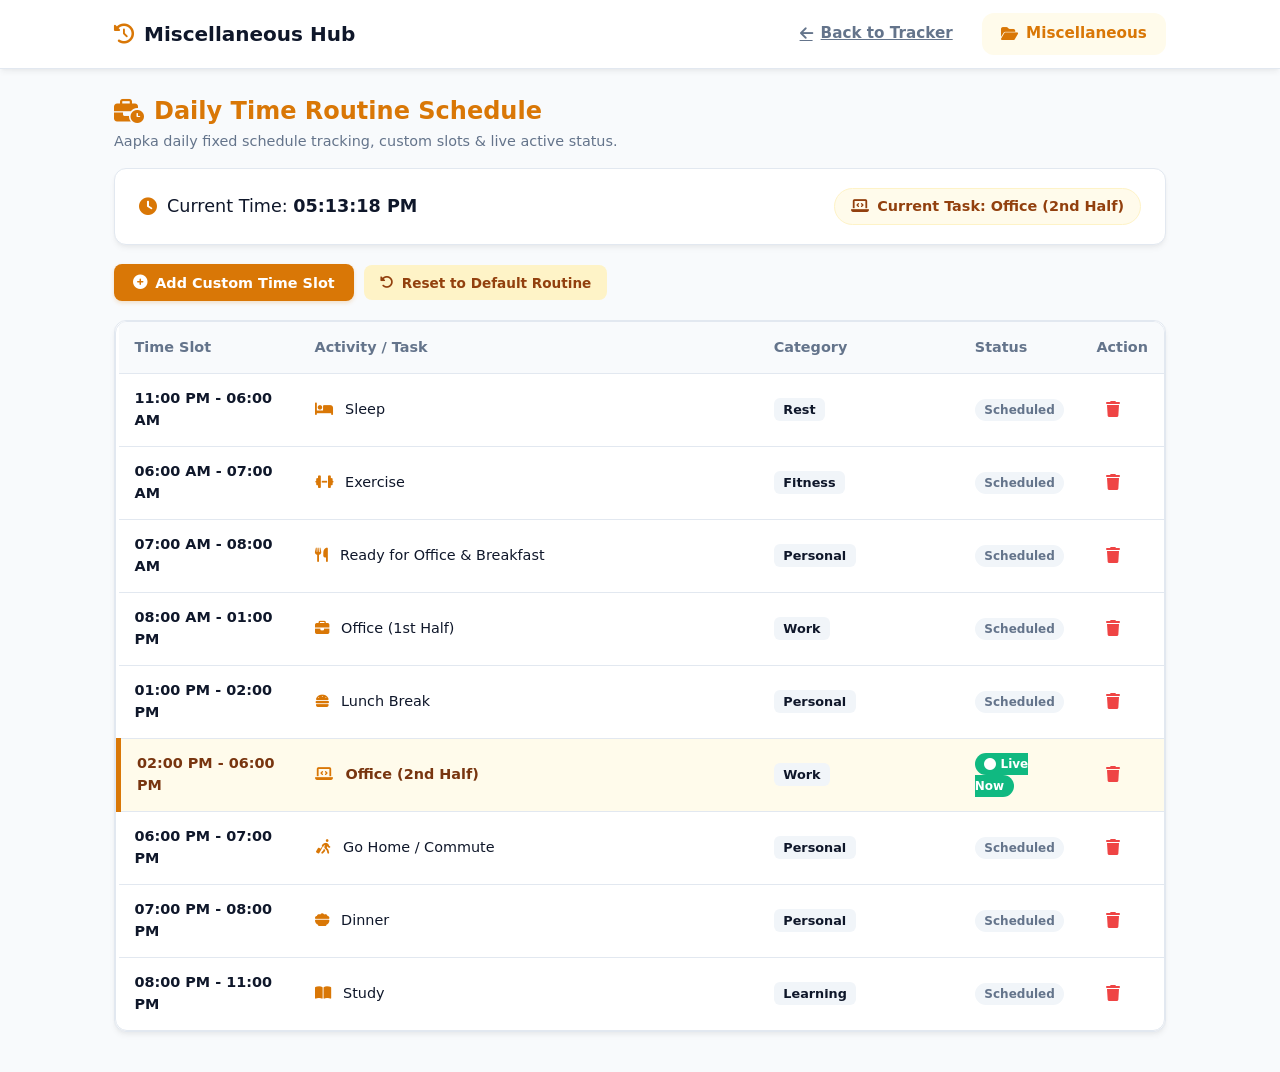
<file: miscellaneous.html>
<!DOCTYPE html>
<html lang="en">
<head>
  <meta charset="UTF-8">
  <meta name="viewport" content="width=device-width, initial-scale=1.0">
  <title>Miscellaneous Hub - Time Routine</title>
  
  <!-- Font Awesome Icons -->
  <link rel="stylesheet" href="https://cdnjs.cloudflare.com/ajax/libs/font-awesome/6.4.0/css/all.min.css">
  
  <link rel="stylesheet" href="style.css">
  <link rel="stylesheet" href="miscellaneous.css">
</head>
<body>

  <!-- Top Navigation Bar -->
  <header class="navbar-header">
    <div class="nav-container">
      <div class="brand">
        <i class="fa-solid fa-clock-rotate-left" style="color: #d97706;"></i>
        <span>Miscellaneous Hub</span>
      </div>

      <button class="menu-toggle" id="menuToggle" aria-label="Toggle Menu">
        <i class="fa-solid fa-bars"></i>
      </button>

      <nav class="nav-menu" id="navMenu">
        <a href="index.html" class="nav-btn" onclick="localStorage.setItem('tracker_active_tab', 'diet')">
          <i class="fa-solid fa-arrow-left"></i>
          <span>Back to Tracker</span>
        </a>
        <a href="miscellaneous.html" class="nav-btn active-misc" style="text-decoration: none;">
          <i class="fa-solid fa-folder-open"></i>
          <span>Miscellaneous</span>
        </a>
      </nav>
    </div>
  </header>

  <main class="app-main">
    <section class="tab-content active">
      <div class="section-header">
        <div>
          <h2 style="color: #d97706;"><i class="fa-solid fa-business-time"></i> Daily Time Routine Schedule</h2>
          <p class="subtitle">Aapka daily fixed schedule tracking, custom slots & live active status.</p>
        </div>
      </div>

      <!-- Live Current Time Banner -->
      <div class="current-time-banner">
        <div class="time-live-indicator">
          <i class="fa-solid fa-clock pulse-icon-amber"></i>
          <span>Current Time: <strong id="liveClock">00:00:00 AM</strong></span>
        </div>
        <div class="active-status-tag-amber" id="currentTaskStatus">
          Status Loading...
        </div>
      </div>

      <!-- Action Quick Bar -->
      <div class="routine-action-bar">
        <button class="btn-amber-trigger" onclick="openMiscModal()">
          <i class="fa-solid fa-plus-circle"></i> Add Custom Time Slot
        </button>
        <button class="btn-routine btn-reset-routine" onclick="resetDefaultRoutine()">
          <i class="fa-solid fa-rotate-left"></i> Reset to Default Routine
        </button>
      </div>

      <!-- Schedule Table Card Container -->
      <div class="misc-content-card">
        <div class="table-container">
          <table class="data-table responsive-misc-table">
            <thead>
              <tr>
                <th style="width: 180px;">Time Slot</th>
                <th>Activity / Task</th>
                <th>Category</th>
                <th style="width: 120px;">Status</th>
                <th style="width: 70px;">Action</th>
              </tr>
            </thead>
            <tbody id="routineTableBody">
              <!-- Dynamic Rows / Mobile Cards -->
            </tbody>
          </table>
        </div>
      </div>
    </section>
  </main>

  <!-- EASY TIME SELECTION MODAL POPUP -->
  <div class="modal-overlay" id="miscModalOverlay">
    <div class="modal-card">
      <div class="modal-header">
        <h3><i class="fa-solid fa-clock"></i> Add New Time Slot</h3>
        <button class="modal-close-btn" onclick="closeMiscModal()"><i class="fa-solid fa-xmark"></i></button>
      </div>
      <form id="miscForm" class="modal-form">
        <div class="form-group">
          <label for="slotTask">Activity / Task Name *</label>
          <input type="text" id="slotTask" placeholder="e.g. Nap Time, Gaming, Evening Walk" required>
        </div>
        
        <div class="form-row-2">
          <div class="form-group">
            <label for="slotStartTime">Start Time *</label>
            <input type="time" id="slotStartTime" required>
          </div>
          <div class="form-group">
            <label for="slotEndTime">End Time *</label>
            <input type="time" id="slotEndTime" required>
          </div>
        </div>

        <div class="form-group">
          <label for="slotCategory">Category</label>
          <select id="slotCategory">
            <option value="Personal">Personal</option>
            <option value="Work">Work</option>
            <option value="Rest">Rest</option>
            <option value="Learning">Learning</option>
            <option value="Fitness">Fitness</option>
            <option value="Leisure">Leisure</option>
          </select>
        </div>

        <div class="modal-footer">
          <button type="button" class="btn-cancel" onclick="closeMiscModal()">Cancel</button>
          <button type="submit" class="btn-add-amber"><i class="fa-solid fa-check"></i> Add Time Slot</button>
        </div>
      </form>
    </div>
  </div>

  <script src="miscellaneous.js"></script>
</body>
</html>
</file>
<file: style.css>
/* RESET & GLOBAL VARIABLE DEFINITIONS */
:root {
  --bg-main: #f8fafc;
  --bg-card: #ffffff;
  --text-dark: #0f172a;
  --text-muted: #64748b;
  --border-color: #e2e8f0;
  --shadow: 0 4px 6px -1px rgba(0, 0, 0, 0.05), 0 2px 4px -1px rgba(0, 0, 0, 0.03);
  --radius: 12px;

  /* Theme Defaults (Diet - Emerald) */
  --diet-primary: #059669;
  --diet-hover: #047857;
  --diet-bg: #ecfdf5;

  /* Theme (Workout - Energetic Crimson Red) */
  --workout-primary: #dc2626;
  --workout-hover: #b91c1c;
  --workout-bg: #fef2f2;

  /* Theme (Study - Deep Indigo/Blue) */
  --study-primary: #4f46e5;
  --study-hover: #4338ca;
  --study-bg: #e0e7ff;
}

* {
  margin: 0;
  padding: 0;
  box-sizing: border-box;
  font-family: 'Segoe UI', system-ui, -apple-system, sans-serif;
}

body {
  background-color: var(--bg-main);
  color: var(--text-dark);
  line-height: 1.5;
  padding-bottom: 40px;
}

.sr-only {
  position: absolute;
  width: 1px;
  height: 1px;
  padding: 0;
  margin: -1px;
  overflow: hidden;
  clip: rect(0,0,0,0);
  border: 0;
}

/* NAVBAR */
.navbar-header {
  background: var(--bg-card);
  border-bottom: 1px solid var(--border-color);
  position: sticky;
  top: 0;
  z-index: 100;
  box-shadow: var(--shadow);
}

.nav-container {
  max-width: 1100px;
  margin: 0 auto;
  display: flex;
  justify-content: space-between;
  align-items: center;
  padding: 0.8rem 1.5rem;
}

.brand {
  font-size: 1.25rem;
  font-weight: 700;
  color: #0f172a;
  display: flex;
  align-items: center;
  gap: 10px;
}

.brand i {
  color: var(--diet-primary);
}

.menu-toggle {
  display: none;
  background: none;
  border: none;
  font-size: 1.5rem;
  color: var(--text-dark);
  cursor: pointer;
}

.nav-menu {
  display: flex;
  gap: 10px;
}

.nav-btn {
  background: transparent;
  border: none;
  padding: 0.6rem 1.2rem;
  font-size: 0.95rem;
  font-weight: 600;
  color: var(--text-muted);
  border-radius: var(--radius);
  cursor: pointer;
  display: flex;
  align-items: center;
  gap: 8px;
  transition: all 0.2s ease;
}

/* NAVBAR TAB COLOR CUSTOMIZATIONS */
.nav-btn[data-tab="diet"]:hover { background: var(--diet-bg); color: var(--diet-primary); }
.nav-btn[data-tab="diet"].active { background: var(--diet-bg); color: var(--diet-primary); }

.nav-btn[data-tab="workout"]:hover { background: var(--workout-bg); color: var(--workout-primary); }
.nav-btn[data-tab="workout"].active { background: var(--workout-bg); color: var(--workout-primary); }

.nav-btn[data-tab="study"]:hover { background: var(--study-bg); color: var(--study-primary); }
.nav-btn[data-tab="study"].active { background: var(--study-bg); color: var(--study-primary); }

/* DATE BAR */
.date-bar-container {
  max-width: 1100px;
  margin: 1.5rem auto 0;
  padding: 0 1.5rem;
}

.date-bar {
  background: var(--bg-card);
  padding: 0.8rem 1.2rem;
  border-radius: var(--radius);
  border: 1px solid var(--border-color);
  display: flex;
  justify-content: space-between;
  align-items: center;
  box-shadow: var(--shadow);
  flex-wrap: wrap;
  gap: 10px;
}

.date-picker-wrap {
  display: flex;
  align-items: center;
  gap: 10px;
  color: #334155;
  font-weight: 600;
}

.date-picker-wrap input[type="date"] {
  border: 1px solid var(--border-color);
  padding: 0.4rem 0.8rem;
  border-radius: 8px;
  font-size: 0.95rem;
  outline: none;
  color: var(--text-dark);
}

.date-quick-actions {
  display: flex;
  gap: 10px;
  align-items: center;
}

.btn-today {
  background: #f1f5f9;
  border: 1px solid var(--border-color);
  padding: 0.4rem 0.9rem;
  border-radius: 8px;
  font-weight: 600;
  cursor: pointer;
  color: var(--text-muted);
  transition: 0.2s;
  display: inline-flex;
  align-items: center;
  gap: 6px;
}

.btn-today:hover {
  background: #334155;
  color: #fff;
}

.btn-tomorrow {
  background: #f1f5f9;
  color: #334155;
  border-color: var(--border-color);
}

.btn-tomorrow:hover {
  background: #0f172a;
  color: #fff;
}

.btn-danger-sm {
  background: #fee2e2;
  color: #dc2626;
  border: 1px solid #fca5a5;
  padding: 0.4rem 0.8rem;
  border-radius: 8px;
  font-weight: 600;
  font-size: 0.85rem;
  cursor: pointer;
  transition: 0.2s;
  display: inline-flex;
  align-items: center;
  gap: 6px;
}

.btn-danger-sm:hover {
  background: #dc2626;
  color: #ffffff;
}

/* MAIN CONTENT CONTAINER */
.app-main {
  max-width: 1100px;
  margin: 1.5rem auto 0;
  padding: 0 1.5rem;
}

.tab-content {
  display: none;
}

.tab-content.active {
  display: block;
}

/* ==================== 1. DIET SECTION THEME (EMERALD GREEN) ==================== */
#section-diet h2 { color: var(--diet-primary); }
#section-diet .btn-pdf { background: var(--diet-primary); }
#section-diet .btn-pdf:hover { background: var(--diet-hover); }
#section-diet .btn-primary-trigger { background: var(--diet-primary); box-shadow: 0 2px 4px rgba(5, 150, 105, 0.2); }
#section-diet .btn-primary-trigger:hover { background: var(--diet-hover); }

/* ==================== 2. WORKOUT SECTION THEME (POWER RED) ==================== */
#section-workout h2 { color: var(--workout-primary); }
#section-workout .btn-pdf { background: var(--workout-primary); }
#section-workout .btn-pdf:hover { background: var(--workout-hover); }
#section-workout .btn-primary-trigger { background: var(--workout-primary); box-shadow: 0 2px 4px rgba(220, 38, 38, 0.2); }
#section-workout .btn-primary-trigger:hover { background: var(--workout-hover); }

/* ==================== 3. STUDY SECTION THEME (ROYAL INDIGO) ==================== */
#section-study h2 { color: var(--study-primary); }
#section-study .btn-pdf { background: var(--study-primary); }
#section-study .btn-pdf:hover { background: var(--study-hover); }
#section-study .btn-primary-trigger { background: var(--study-primary); box-shadow: 0 2px 4px rgba(79, 70, 229, 0.2); }
#section-study .btn-primary-trigger:hover { background: var(--study-hover); }

/* SECTION HEADERS */
.section-header {
  display: flex;
  justify-content: space-between;
  align-items: flex-start;
  margin-bottom: 1rem;
  flex-wrap: wrap;
  gap: 15px;
}

.section-header h2 {
  font-size: 1.5rem;
  display: flex;
  align-items: center;
  gap: 10px;
}

.subtitle {
  color: var(--text-muted);
  font-size: 0.9rem;
  margin-top: 2px;
}

.btn-pdf {
  color: #fff;
  border: none;
  padding: 0.6rem 1.2rem;
  border-radius: var(--radius);
  font-weight: 600;
  cursor: pointer;
  display: flex;
  align-items: center;
  gap: 8px;
  transition: 0.2s;
}

/* ROUTINE ACTION BAR BUTTONS */
.routine-action-bar {
  display: flex;
  gap: 10px;
  margin-bottom: 1.2rem;
  flex-wrap: wrap;
  align-items: center;
}

.btn-primary-trigger {
  color: #ffffff;
  border: none;
  padding: 0.65rem 1.2rem;
  border-radius: 8px;
  font-size: 0.9rem;
  font-weight: 600;
  cursor: pointer;
  display: inline-flex;
  align-items: center;
  gap: 8px;
  transition: all 0.2s ease;
}

.btn-routine {
  border: none;
  padding: 0.6rem 1rem;
  border-radius: 8px;
  font-size: 0.85rem;
  font-weight: 600;
  cursor: pointer;
  display: flex;
  align-items: center;
  gap: 8px;
  transition: all 0.2s ease;
}

.btn-load-routine { background: #d1fae5; color: #065f46; }
.btn-load-routine:hover { background: #a7f3d0; }

.btn-save-routine { background: #f1f5f9; color: #334155; }
.btn-save-routine:hover { background: #e2e8f0; }

.btn-reset-routine { background: #fef3c7; color: #92400e; }
.btn-reset-routine:hover { background: #fde68a; }

.btn-clear-day { background: #fee2e2; color: #991b1b; }
.btn-clear-day:hover { background: #fca5a5; }

/* SUMMARY CARDS */
.summary-grid {
  display: grid;
  grid-template-columns: repeat(auto-fit, minmax(220px, 1fr));
  gap: 1rem;
  margin-bottom: 1.5rem;
}

.summary-card {
  background: var(--bg-card);
  padding: 1.2rem;
  border-radius: var(--radius);
  border: 1px solid var(--border-color);
  display: flex;
  align-items: center;
  gap: 1rem;
  box-shadow: var(--shadow);
}

.card-icon {
  width: 48px;
  height: 48px;
  border-radius: 10px;
  display: flex;
  align-items: center;
  justify-content: center;
  font-size: 1.3rem;
}

.cal-color { background: #fee2e2; color: #ef4444; }
.prot-color { background: #e0e7ff; color: #4f46e5; }
.item-color { background: #d1fae5; color: #10b981; }

.card-title {
  font-size: 0.8rem;
  color: var(--text-muted);
  font-weight: 600;
  text-transform: uppercase;
}

.card-info h3 {
  font-size: 1.3rem;
  color: var(--text-dark);
}

/* FORM CARD & MODAL STYLES */
.modal-overlay {
  position: fixed;
  top: 0;
  left: 0;
  right: 0;
  bottom: 0;
  background: rgba(15, 23, 42, 0.45);
  backdrop-filter: blur(4px);
  z-index: 1000;
  display: none;
  align-items: center;
  justify-content: center;
  padding: 1rem;
}

.modal-overlay.active {
  display: flex;
}

.modal-card {
  background: var(--bg-card);
  width: 100%;
  max-width: 480px;
  border-radius: 16px;
  box-shadow: 0 20px 25px -5px rgba(0, 0, 0, 0.1), 0 10px 10px -5px rgba(0, 0, 0, 0.04);
  overflow: hidden;
  animation: modalSlide 0.25s cubic-bezier(0.16, 1, 0.3, 1);
}

@keyframes modalSlide {
  from { opacity: 0; transform: translateY(20px) scale(0.96); }
  to { opacity: 1; transform: translateY(0) scale(1); }
}

.modal-header {
  padding: 1.2rem 1.5rem;
  border-bottom: 1px solid var(--border-color);
  display: flex;
  justify-content: space-between;
  align-items: center;
  background: #f8fafc;
}

.modal-header h3 {
  font-size: 1.1rem;
  color: var(--text-dark);
  display: flex;
  align-items: center;
  gap: 10px;
}

.modal-close-btn {
  background: none;
  border: none;
  font-size: 1.2rem;
  color: var(--text-muted);
  cursor: pointer;
  padding: 4px 8px;
  border-radius: 6px;
}

.modal-close-btn:hover { background: #e2e8f0; }

.modal-form {
  padding: 1.5rem;
  display: flex;
  flex-direction: column;
  gap: 1rem;
}

.form-row-2 {
  display: grid;
  grid-template-columns: 1fr 1fr;
  gap: 1rem;
}

.form-group {
  display: flex;
  flex-direction: column;
  gap: 6px;
}

.form-group label {
  font-size: 0.85rem;
  font-weight: 600;
  color: var(--text-muted);
}

.form-group input, .form-group select {
  padding: 0.65rem 0.85rem;
  border: 1px solid var(--border-color);
  border-radius: 8px;
  outline: none;
  font-size: 0.95rem;
}

/* Modal theme focus colors */
#dietModalOverlay .form-group input:focus, #dietModalOverlay .form-group select:focus { border-color: var(--diet-primary); }
#workoutModalOverlay .form-group input:focus, #workoutModalOverlay .form-group select:focus { border-color: var(--workout-primary); }
#studyModalOverlay .form-group input:focus, #studyModalOverlay .form-group select:focus { border-color: var(--study-primary); }

.modal-footer {
  display: flex;
  justify-content: flex-end;
  gap: 10px;
  margin-top: 0.5rem;
}

.btn-cancel {
  background: #f1f5f9;
  color: var(--text-muted);
  border: none;
  padding: 0.65rem 1.2rem;
  border-radius: 8px;
  font-weight: 600;
  cursor: pointer;
}

.btn-add {
  color: #fff;
  border: none;
  padding: 0.65rem 1.4rem;
  border-radius: 8px;
  font-weight: 600;
  cursor: pointer;
  display: flex;
  align-items: center;
  gap: 8px;
}

#dietModalOverlay .btn-add { background: var(--diet-primary); }
#workoutModalOverlay .btn-add { background: var(--workout-primary); }
#studyModalOverlay .btn-add { background: var(--study-primary); }

/* TABLES & RESPONSIVE DATA CARDS */
.diet-items-wrapper, .workout-items-wrapper, .study-items-wrapper, .table-container {
  background: var(--bg-card);
  border-radius: var(--radius);
  border: 1px solid var(--border-color);
  box-shadow: var(--shadow);
  overflow: hidden;
}

.data-table {
  width: 100%;
  border-collapse: collapse;
  text-align: left;
}

.data-table th, .data-table td {
  padding: 0.9rem 1rem;
  border-bottom: 1px solid var(--border-color);
  font-size: 0.9rem;
}

.data-table th {
  background: #f8fafc;
  color: var(--text-muted);
  font-weight: 600;
}

.data-table tbody tr:last-child td {
  border-bottom: none;
}

.completed-row {
  background-color: #f0fdf4;
}

.completed-row td {
  text-decoration: line-through;
  color: #94a3b8;
}

.completed-row .badge, .completed-row .btn-del, .completed-row input[type="checkbox"] {
  text-decoration: none !important;
}

.btn-del {
  background: transparent;
  color: #ef4444;
  border: none;
  cursor: pointer;
  font-size: 1rem;
  padding: 0.3rem 0.6rem;
  border-radius: 6px;
  transition: 0.2s;
}

.btn-del:hover { background: #fee2e2; }

.badge {
  padding: 0.2rem 0.6rem;
  border-radius: 20px;
  font-size: 0.75rem;
  font-weight: 600;
  display: inline-block;
}

.bg-p-high { background: #fee2e2; color: #ef4444; }
.bg-p-med { background: #fef3c7; color: #d97706; }
.bg-p-low { background: #e0e7ff; color: #4f46e5; }

.badge-tag {
  background: #f1f5f9;
  color: var(--text-dark);
  font-weight: 600;
  padding: 0.25rem 0.6rem;
  border-radius: 6px;
  font-size: 0.8rem;
}

.empty-msg {
  text-align: center;
  color: var(--text-muted);
  padding: 2.5rem !important;
  font-size: 0.95rem;
}

/* MOBILE RESPONSIVE CARD TRANSFORMATION */
@media (max-width: 768px) {
  .menu-toggle { display: block; }

  .nav-menu {
    display: none;
    position: absolute;
    top: 100%;
    left: 0;
    right: 0;
    background: var(--bg-card);
    flex-direction: column;
    padding: 1rem;
    border-bottom: 1px solid var(--border-color);
    box-shadow: 0 10px 15px -3px rgba(0, 0, 0, 0.1);
  }

  .nav-menu.show { display: flex; }

  .date-bar {
    flex-direction: column;
    gap: 10px;
    align-items: stretch;
  }

  .date-picker-wrap { justify-content: space-between; }
  .date-quick-actions { width: 100%; flex-wrap: wrap; }
  .btn-today, .btn-danger-sm { flex: 1; justify-content: center; font-size: 10px; }
  .btn-tomorrow{font-size: 9px;}

   .routine-action-bar {
    display: grid;
    grid-template-columns: repeat(2, 1fr);
    gap: 10px;
  }

  .btn-primary-trigger,
  .btn-routine {
    width: 100%;
    justify-content: center;
    font-size: 10px;
  }
  /* Table to Cards Conversion on Mobile */
  .responsive-diet-table thead, .responsive-workout-table thead, .responsive-study-table thead {
    display: none;
  }

  .responsive-diet-table, .responsive-diet-table tbody, .responsive-diet-table tr, .responsive-diet-table td,
  .responsive-workout-table, .responsive-workout-table tbody, .responsive-workout-table tr, .responsive-workout-table td,
  .responsive-study-table, .responsive-study-table tbody, .responsive-study-table tr, .responsive-study-table td {
    display: block;
    width: 100%;
  }

  .responsive-diet-table tr, .responsive-workout-table tr, .responsive-study-table tr {
    margin-bottom: 0.8rem;
    border: 1px solid var(--border-color);
    border-radius: 12px;
    background: #ffffff;
    padding: 0.9rem;
    box-shadow: 0 2px 4px rgba(0,0,0,0.02);
  }

  /* Distinct Accent Left Borders for Mobile Cards */
  .responsive-diet-table tr { border-left: 4px solid var(--diet-primary); }
  .responsive-workout-table tr { border-left: 4px solid var(--workout-primary); }
  .responsive-study-table tr { border-left: 4px solid var(--study-primary); }

  .responsive-diet-table tr.completed-row, .responsive-workout-table tr.completed-row, .responsive-study-table tr.completed-row {
    background: #f0fdf4;
    border-color: #bbf7d0;
  }

  .responsive-diet-table td, .responsive-workout-table td, .responsive-study-table td {
    border: none;
    padding: 0.35rem 0;
    display: flex;
    justify-content: space-between;
    align-items: center;
  }

  .responsive-diet-table td:first-child, .responsive-workout-table td:first-child, .responsive-study-table td:first-child {
    border-bottom: 1px solid #f1f5f9;
    padding-bottom: 0.6rem;
    margin-bottom: 0.4rem;
  }

  .mobile-card-header {
    display: flex;
    align-items: center;
    gap: 10px;
    font-weight: 700;
    font-size: .75rem;
  }

  .mobile-card-checkbox {
    width: 15px;
    height: 15px;
    cursor: pointer;
  }
  .badge-tag{
    font-size: .75rem;
  }

  .mobile-card-macros {
    display: flex;
    gap: 12px;
    background: #f8fafc;
    padding: 0.4rem 0.8rem;
    border-radius: 8px;
    width: 100%;
    margin-top: 4px;
    justify-content: space-around;
  }
 
.btn-del{
  font-size: 12px;
}
  .summary-card{
    padding: 10px;
  }
  .summary-card .card-title{
    font-size: 12px;
  }
  .summary-card h3{
    font-size: 15px;
  }
  
}
</file>
<file: miscellaneous.css>
/* Miscellaneous Specific Theme Variables (Warm Amber / Dark Gold) */
:root {
  --amber-primary: #d97706;
  --amber-hover: #b45309;
  --amber-bg: #fffbeb;
  --amber-border: #fef3c7;
}

/* Nav Active Styling for Miscellaneous */
.nav-btn.active-misc {
  background: var(--amber-bg) !important;
  color: var(--amber-primary) !important;
}

/* Live Banner Styling */
.current-time-banner {
  background: #ffffff;
  border: 1px solid var(--border-color, #e2e8f0);
  border-radius: var(--radius, 12px);
  padding: 1.2rem 1.5rem;
  margin-bottom: 1.2rem;
  display: flex;
  justify-content: space-between;
  align-items: center;
  box-shadow: var(--shadow, 0 4px 6px -1px rgba(0,0,0,0.05));
  flex-wrap: wrap;
  gap: 12px;
}

.time-live-indicator {
  display: flex;
  align-items: center;
  gap: 10px;
  font-size: 1.1rem;
  color: var(--text-dark, #0f172a);
}

.pulse-icon-amber {
  color: var(--amber-primary);
  animation: pulseAmber 1.5s infinite;
}

@keyframes pulseAmber {
  0% { transform: scale(1); opacity: 1; }
  50% { transform: scale(1.15); opacity: 0.7; }
  100% { transform: scale(1); opacity: 1; }
}

.active-status-tag-amber {
  background: var(--amber-bg);
  color: #92400e;
  border: 1px solid var(--amber-border);
  padding: 0.4rem 1rem;
  border-radius: 20px;
  font-size: 0.9rem;
  font-weight: 700;
  display: flex;
  align-items: center;
  gap: 8px;
}

/* Action Buttons */
.btn-amber-trigger {
  background: var(--amber-primary);
  color: #ffffff;
  border: none;
  padding: 0.65rem 1.2rem;
  border-radius: 8px;
  font-size: 0.9rem;
  font-weight: 600;
  cursor: pointer;
  display: inline-flex;
  align-items: center;
  gap: 8px;
  box-shadow: 0 2px 4px rgba(217, 119, 6, 0.2);
  transition: all 0.2s ease;
}

.btn-amber-trigger:hover {
  background: var(--amber-hover);
}

.btn-add-amber {
  background: var(--amber-primary);
  color: #fff;
  border: none;
  padding: 0.65rem 1.4rem;
  border-radius: 8px;
  font-weight: 600;
  cursor: pointer;
  display: flex;
  align-items: center;
  gap: 8px;
}

.btn-add-amber:hover {
  background: var(--amber-hover);
}

.misc-content-card {
  background: var(--bg-card, #ffffff);
  border-radius: var(--radius, 12px);
  border: 1px solid var(--border-color, #e2e8f0);
  box-shadow: var(--shadow, 0 4px 6px -1px rgba(0, 0, 0, 0.05));
  overflow: hidden;
}

/* Active Row Highlighting */
tr.active-routine-row {
  background-color: #fffbeb !important;
  border-left: 5px solid var(--amber-primary);
}

tr.active-routine-row td {
  font-weight: 600;
  color: #78350f;
}

.badge-live {
  background: #10b981;
  color: #ffffff;
  padding: 0.25rem 0.6rem;
  border-radius: 12px;
  font-size: 0.75rem;
  font-weight: 700;
}

.badge-upcoming {
  background: #f1f5f9;
  color: #64748b;
  padding: 0.25rem 0.6rem;
  border-radius: 12px;
  font-size: 0.75rem;
  font-weight: 600;
}

/* ==========================================================
   MOBILE RESPONSIVE NAVBAR & CARD LAYOUT ADJUSTMENTS
   ========================================================== */
@media (max-width: 768px) {
  .menu-toggle {
    display: block;
    cursor: pointer;
    background: none;
    border: none;
    font-size: 1.4rem;
    color: var(--text-dark, #0f172a);
  }

  .nav-menu {
    display: none;
    position: absolute;
    top: 100%;
    left: 0;
    right: 0;
    background: var(--bg-card, #ffffff);
    flex-direction: column;
    padding: 0.8rem 1rem;
    border-bottom: 1px solid var(--border-color, #e2e8f0);
    box-shadow: 0 10px 15px -3px rgba(0, 0, 0, 0.1);
    gap: 8px;
    z-index: 1000;
  }

  .nav-menu.show {
    display: flex;
  }

  .nav-btn {
    width: 100%;
    justify-content: flex-start;
    padding: 0.75rem 1rem;
    border-radius: 8px;
    font-size: 0.95rem;
  }

  .current-time-banner {
    flex-direction: column;
    align-items: flex-start;
  }
  .current-time-banner i,span{
    font-size: 13px;
  }
  .active-status-tag-amber{
    font-size: 12px;
  }

  .responsive-misc-table thead {
    display: none;
  }

  .responsive-misc-table, 
  .responsive-misc-table tbody, 
  .responsive-misc-table tr, 
  .responsive-misc-table td {
    display: block;
    width: 100%;
  }
  .section-header h2{
    font-size: 15px;
  }
  .section-header p{
    font-size: 12px;
  }

  .responsive-misc-table tr {
    margin-bottom: 0.8rem;
    border: 1px solid var(--border-color, #e2e8f0);
    border-radius: 12px;
    padding: 0.5rem;
    background: #ffffff;
    border-left: 4px solid var(--amber-primary);
  }

  .responsive-misc-table td {
    border: none;
    padding: 0.15rem 0;
    display: flex;
    justify-content: space-between;
    align-items: center;
  }

  .responsive-misc-table td:first-child {
    border-bottom: 1px solid #f1f5f9;
    padding-bottom: 0.1rem;
    margin-bottom: 0.1rem;
    font-weight: 700;
    color: var(--amber-primary);
  }
  .routine-action-bar .btn-amber-trigger{
    font-size: 12px;
  }

}
</file>
